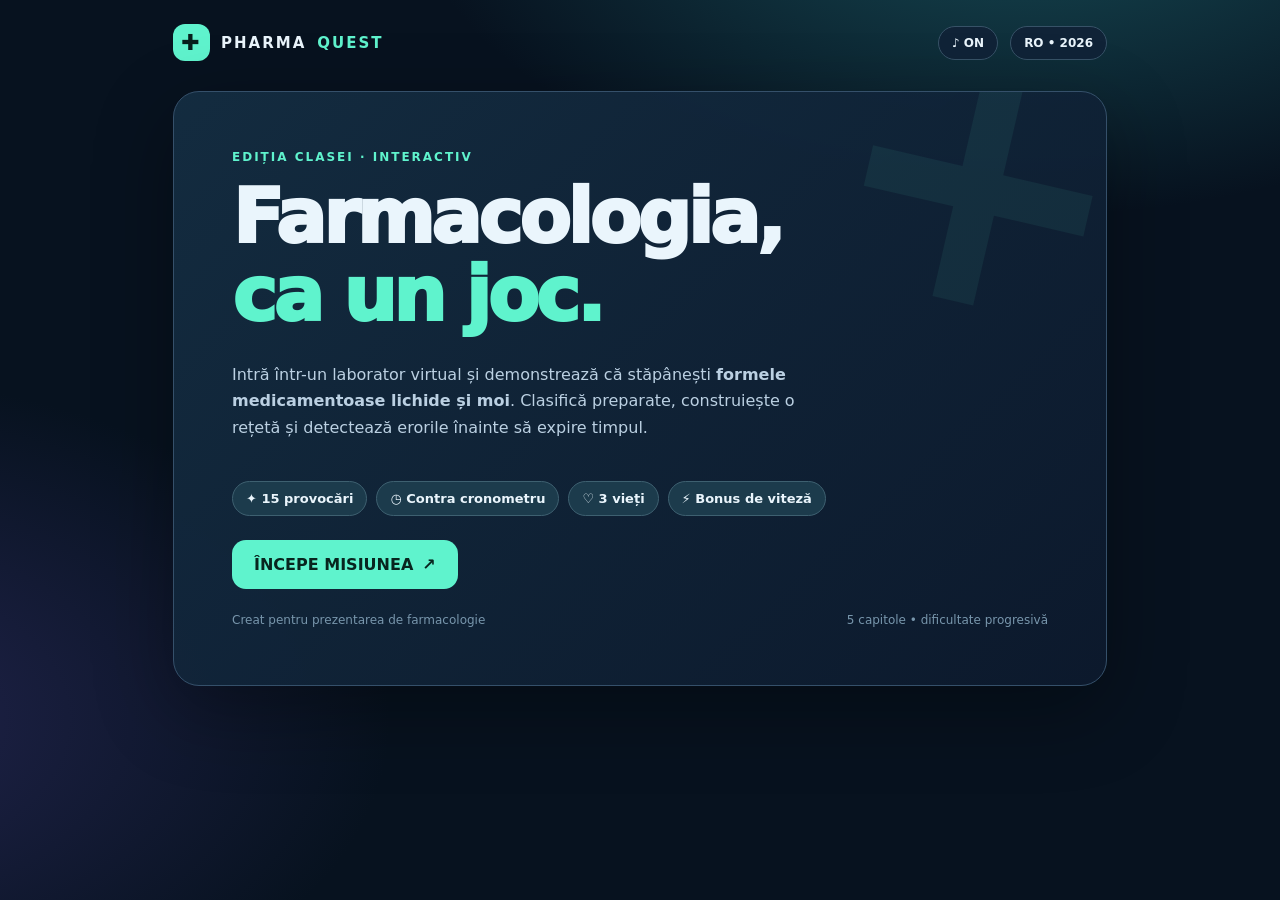
<file: pharma-quest/index.html>
<!doctype html><html lang="ro"><head><meta charset="utf-8"><meta name="viewport" content="width=device-width, initial-scale=1"><meta name="theme-color" content="#08131f"><title>PHARMA QUEST • Joc interactiv</title><style>
:root{font-family:Inter,ui-sans-serif,system-ui,-apple-system,Arial,sans-serif;color:#eaf5fc;background:#07121f;--a:#5ff3cd;--y:#ffdc7f;--pink:#ff86b7;--panel:#102338}*{box-sizing:border-box}body{margin:0;min-height:100vh;overflow-x:hidden;background:radial-gradient(ellipse 75% 60% at 80% -15%,#174e58 0%,transparent 65%),radial-gradient(ellipse 65% 55% at -15% 80%,#22244e 0%,transparent 70%),#07121f}button{font:inherit;cursor:pointer}button:focus-visible{outline:3px solid #ffdc7f;outline-offset:3px}.wrap{max-width:970px;margin:auto;padding:24px 18px 56px}.top{display:flex;align-items:center;justify-content:space-between;gap:12px;margin-bottom:30px}.brand{display:flex;align-items:center;gap:11px;font-size:15px;font-weight:900;letter-spacing:2px}.logo{width:37px;height:37px;display:grid;place-items:center;border-radius:12px;background:var(--a);color:#07201d;font-size:22px}.muted{color:#94acc3}.tag{font-size:12px;letter-spacing:2px;color:var(--a);font-weight:800}.stat{display:flex;align-items:center;gap:12px}.pill{padding:9px 13px;border:1px solid #375267;border-radius:30px;background:#102337;font-size:12px;font-weight:750}.panel{position:relative;overflow:hidden;border:1px solid #35506a;border-radius:26px;background:linear-gradient(137deg,#142e43e6,#0c192de9);box-shadow:0 25px 80px #0005}.hero{padding:clamp(26px,6vw,58px);min-height:460px;display:flex;flex-direction:column;justify-content:center}.hero:before{content:'+';position:absolute;color:#5ff3cd10;font-size:360px;font-weight:900;right:-26px;top:-122px;transform:rotate(13deg);pointer-events:none}h1{margin:14px 0 12px;font-weight:950;font-size:clamp(41px,8vw,75px);letter-spacing:-3.5px;line-height:1.04}h1 span{color:var(--a)}h2{font-size:clamp(24px,4.2vw,36px);line-height:1.17;letter-spacing:-1px;margin:15px 0 14px}.subtitle{max-width:580px;color:#bbd0e2;line-height:1.65;font-size:16px}.chips{display:flex;flex-wrap:wrap;gap:9px;margin:24px 0}.chip{background:#1c3b4c;border:1px solid #3e6070;border-radius:40px;padding:9px 13px;font-size:13px;font-weight:680}.button{display:inline-flex;align-items:center;justify-content:center;gap:9px;border:0;border-radius:14px;padding:15px 22px;background:var(--a);color:#08251f;font-weight:900;transition:transform .15s,filter .15s;min-height:49px}.button:hover{transform:translateY(-2px);filter:brightness(1.07)}.secondary{background:#254057;color:#eaf5fc;border:1px solid #466378}.ghost{border:1px solid #34556c;background:#142d42;color:#c5e5ec}.button:disabled{opacity:.4;cursor:not-allowed;transform:none}.foot{display:flex;align-items:center;justify-content:space-between;gap:10px;color:#7896ac;font-size:12px;margin-top:24px}.game{display:none}.head{display:flex;align-items:center;justify-content:space-between;gap:15px;flex-wrap:wrap;margin:0 0 18px}.progress{height:9px;background:#1c3447;border-radius:20px;overflow:hidden;margin-bottom:13px}.progress>div{height:100%;width:0;background:linear-gradient(90deg,var(--a),#89b8ff);transition:width .35s}.chapter{font-size:12px;letter-spacing:1.8px;color:var(--a);font-weight:900}.qbox{padding:clamp(22px,5vw,45px);min-height:450px}.qmeta{display:flex;justify-content:space-between;align-items:center;gap:8px;flex-wrap:wrap}.timer{font-variant-numeric:tabular-nums;display:flex;align-items:center;gap:7px;color:#fbe9a9;font-weight:900}.timebar{height:3px;background:#263e53;border-radius:6px;margin:12px 0 25px}.timebar>div{height:100%;background:var(--y);width:100%;transition:width .8s linear}.instruction{font-size:14px;color:#bdd3e0;line-height:1.5;margin:3px 0 21px}.options{display:grid;grid-template-columns:repeat(2,minmax(0,1fr));gap:12px}.opt{border:1px solid #39546a;border-radius:15px;background:#183147;color:#eaf4fb;min-height:68px;text-align:left;padding:17px 16px;display:flex;align-items:center;gap:12px;font-weight:680;line-height:1.4;transition:background .17s,border .17s,transform .17s}.opt:hover:not(:disabled){background:#26475b;transform:translateY(-2px);border-color:#5dcab5}.opt b{flex:none;border:1px solid #506778;color:#a7c6d5;width:27px;height:27px;border-radius:9px;display:grid;place-items:center;font-size:12px}.opt.good{background:#16483f;border-color:#56e5b7;color:#b5ffe5}.opt.bad{background:#512839;border-color:#ff91aa;color:#ffd8df}.opt:disabled{cursor:default}.control{display:flex;align-items:center;justify-content:space-between;gap:9px;margin-top:23px;flex-wrap:wrap}.feedback{border-radius:15px;padding:18px;margin-top:18px;border:1px solid #41657a;background:#132f43;display:none;line-height:1.55}.feedback strong{display:block;color:var(--a);margin-bottom:5px}.feedback.wrong strong{color:var(--pink)}.mini{padding:11px 14px;font-size:13px;border-radius:12px}.sortItem{text-align:center;padding:27px 12px;margin:14px 0 22px;border:1px solid #447381;background:linear-gradient(120deg,#1c4551,#1d2b49);border-radius:20px;font-weight:900;letter-spacing:.3px;font-size:clamp(26px,5vw,39px);animation:enter .3s}.sortbtns{display:grid;grid-template-columns:repeat(3,1fr);gap:10px}.sortbtns button{min-height:72px;border-radius:13px;background:#1a384d;color:#eefaff;border:1px solid #4b6b7b;font-weight:800}.sortbtns button:hover{background:#285766}.smallnote{text-align:center;color:#a6c0d1;font-size:13px;margin-top:13px}.order{display:grid;grid-template-columns:1fr 1fr;gap:10px}.order button{padding:15px 12px;border-radius:13px;border:1px solid #476778;background:#1b3448;color:#e9f5fe;text-align:left;font-weight:730;min-height:62px}.order button.done{background:#175246;border-color:#61e1c1;opacity:.76}.blink{animation:shake .28s}.nextrow{display:flex;align-items:center;justify-content:space-between;gap:8px;flex-wrap:wrap;margin-top:17px}.hidden{display:none!important}.result{text-align:center;padding:50px 28px}.medal{font-size:80px;line-height:1.4}.result h2{font-size:44px}.scorebig{color:var(--a);font-size:64px;font-weight:950;letter-spacing:-3px}.resultstats{display:flex;justify-content:center;flex-wrap:wrap;gap:12px;margin:26px 0}.resultstats>div{background:#1c384b;border-radius:14px;padding:18px;min-width:130px}.resultstats b{display:block;font-size:25px}.resultstats span{font-size:12px;color:#a1bccc}.notice{font-size:12px;color:#7794a9;text-align:center;line-height:1.5;margin:18px auto;max-width:500px}.toast{position:fixed;bottom:20px;left:50%;transform:translateX(-50%);padding:11px 18px;border-radius:14px;background:#d3ffed;color:#103f32;box-shadow:0 8px 30px #0006;font-weight:850;opacity:0;pointer-events:none;transition:opacity .2s}.toast.on{opacity:1}.confetti{position:fixed;pointer-events:none;z-index:20;left:0;right:0;top:0;bottom:0;overflow:hidden}.confetti i{position:absolute;width:9px;height:13px;background:var(--a);animation:fall 3.5s linear forwards}@keyframes fall{from{transform:translateY(-20px) rotate(0)}to{transform:translateY(110vh) rotate(790deg)}}@keyframes enter{from{opacity:0;transform:scale(.97)}to{opacity:1;transform:scale(1)}}@keyframes shake{0%,100%{transform:translateX(0)}25%{transform:translateX(-5px)}75%{transform:translateX(5px)}}@media(max-width:600px){.options,.order{grid-template-columns:1fr}.top{margin-bottom:16px}.wrap{padding:15px 12px 32px}.qbox{min-height:0}.pill{padding:7px 10px}.stat{gap:5px}.brand{letter-spacing:1px;font-size:12px}.sortbtns button{font-size:12px;padding:8px 3px}.hero{min-height:480px}.control{justify-content:space-between}}@media print{body{background:#fff;color:#000}.top,.head,.foot,.control,.progress,.hero,.qbox,.result .button,.result .notice{display:none!important}.panel{border:2px solid #777;background:#fff;box-shadow:none}.game{display:block!important}.result{display:block!important}.result *{color:#111!important}}
</style></head><body><div class="wrap"><header class="top"><div class="brand"><div class="logo">✚</div> PHARMA<span style="color:var(--a)">QUEST</span></div><div class="stat"><span class="pill" id="sound" role="button" tabindex="0" onclick="toggleSound()">♪ ON</span><span class="pill">RO • 2026</span></div></header><main><section class="panel hero" id="home"><div class="tag">EDIȚIA CLASEI · INTERACTIV</div><h1>Farmacologia,<br><span>ca un joc.</span></h1><p class="subtitle">Intră într-un laborator virtual și demonstrează că stăpânești <b>formele medicamentoase lichide și moi</b>. Clasifică preparate, construiește o rețetă și detectează erorile înainte să expire timpul.</p><div class="chips"><div class="chip">✦ 15 provocări</div><div class="chip">◷ Contra cronometru</div><div class="chip">♡ 3 vieți</div><div class="chip">⚡ Bonus de viteză</div></div><div><button class="button" onclick="start()">ÎNCEPE MISIUNEA <span>↗</span></button></div><div class="foot"><span>Creat pentru prezentarea de farmacologie</span><span>5 capitole • dificultate progresivă</span></div></section><section class="game" id="game"><div class="head"><div><div class="tag" id="chapter">CAPITOLUL 01</div><div style="font-weight:850;font-size:20px;margin-top:5px" id="chapterName">Fundamente</div></div><div class="stat"><span class="pill" id="hearts">♡♡♡</span><span class="pill" id="score">★ 0</span></div></div><div class="progress"><div id="bar"></div></div><div class="panel qbox"><div class="qmeta"><span class="chapter" id="counter">MISIUNEA 01 / 15</span><span class="timer">◷ <span id="clock">35</span> sec</span></div><div class="timebar"><div id="timebar"></div></div><h2 id="question"></h2><p class="instruction" id="instruction"></p><div id="area"></div><div class="feedback" id="feedback"><strong id="feedbackTitle"></strong><span id="feedbackText"></span></div><div class="control"><div style="display:flex;gap:8px"><button id="fifty" onclick="half()" class="button mini ghost">½ Elimină 2</button><button id="hint" onclick="hint()" class="button mini ghost">✧ Indiciu</button></div><button id="next" onclick="next()" class="button mini hidden">CONTINUĂ →</button></div></div><div class="foot"><span>Răspunde înainte să expire timpul.</span><span>Apasă 1–4 pentru răspunsuri</span></div></section><section class="game panel result hidden" id="result"><div class="tag">MISIUNE ÎNCHEIATĂ</div><div class="medal" id="medal">🏆</div><h2 id="rank">Maestru în farmacologie!</h2><p class="subtitle" style="margin:auto">Ai trecut prin laborator, prescripții și provocări de siguranță.</p><div class="scorebig" id="finalscore">0</div><div class="muted">PUNCTE TOTALE</div><div class="resultstats"><div><b id="correct">0/15</b><span>Misiuni rezolvate</span></div><div><b id="accuracy">0%</b><span>Precizie</span></div><div><b id="lives">0</b><span>Vieți rămase</span></div></div><div style="display:flex;gap:10px;justify-content:center;flex-wrap:wrap"><button class="button" onclick="start()">↻ JOACĂ DIN NOU</button><button class="button secondary" onclick="print()">▤ DIPLOMĂ PDF</button></div><p class="notice">Exercițiu didactic. Exemplele nu sunt prescripții medicale reale și nu înlocuiesc indicațiile profesioniștilor.</p></section></main></div><div class="toast" id="toast"></div><div class="confetti" id="confetti"></div><script>
const Q=[
{q:'Ce reprezintă o formă medicamentoasă?',a:['Modul în care este pregătit și prezentat un medicament','Doar numele comercial al unui medicament','Lista prețurilor din farmacie','Un tip de diagnostic'],ok:0,e:'Forma farmaceutică permite administrarea substanței active pe o anumită cale.',h:'Gândește-te la sirop, gel și comprimat.'},
{q:'Ce document indică tratamentul prescris de medic?',a:['Bonul fiscal','Rețeta medicală','Fișa de pontaj','Eticheta de preț'],ok:1,e:'Rețeta conține informațiile necesare eliberării și administrării medicamentelor.',h:'Farmacistul îl verifică înainte de eliberare.'},
{q:'În ce unitate se exprimă frecvent concentrația unei creme?',a:['Kilometri','Procente (%)','Minute','Grade Celsius'],ok:1,e:'Cremele pot avea concentrația exprimată în procente, de exemplu 1%.',h:'Privește eticheta unui unguent dermatologic.'},
{type:'sort',q:'Laborator de clasificare',desc:'Alege categoria corectă pentru fiecare preparat.',items:[['Sirop','L'],['Gel','M'],['Comprimat','S'],['Suspensie','L'],['Unguent','M'],['Capsulă','S']],e:'Siropurile și suspensiile sunt lichide; gelurile și unguentele sunt moi; comprimatele și capsulele sunt solide.',h:'L = lichid; M = moale; S = solid.'},
{q:'Ce este o suspensie medicamentoasă?',a:['Substanță complet dizolvată','Particule solide dispersate într-un lichid','Unguent foarte gras','Comprimat fără înveliș'],ok:1,e:'Suspensia conține particule solide dispersate; unele necesită agitare înainte de utilizare.',h:'Particulele pot forma un sediment.'},
{q:'Cum se formează o emulsie?',a:['Prin dizolvarea unui gaz','Din două lichide care nu se amestecă natural, stabilizate','Prin comprimarea pulberilor','Doar din apă pură'],ok:1,e:'Emulsiile sunt sisteme cu două faze lichide, cum ar fi apă și ulei.',h:'Gândește-te la două lichide nemiscibile.'},
{type:'order',q:'Construiește o rețetă clară',desc:'Apasă elementele în ordinea logică, de la primul la ultimul.',items:['Denumire + formă farmaceutică','Concentrație','Cantitate totală','Instrucțiuni de utilizare'],display:[2,0,3,1],e:'În exemplele didactice se identifică preparatul și concentrația, apoi cantitatea și instrucțiunile.',h:'Întâi ce medicament, apoi cât de concentrat, cât se eliberează și cum se folosește.'},
{q:'Ce indică prescurtarea „Rp.” într-o rețetă?',a:['Data expirării','Începutul prescripției','Reacția adversă','Prețul medicamentului'],ok:1,e:'Rp. vine din latinescul Recipe și marchează partea de prescriere.',h:'Apare înaintea denumirii medicamentului.'},
{q:'Ce semnifică „125 mg/5 mL” pe o suspensie orală?',a:['125 mg în fiecare 5 mL','125 mg în întregul flacon','5 mg în 125 de mL','Doza obligatorie pentru orice pacient'],ok:0,e:'Concentrația descrie cantitatea de substanță activă într-un volum dat; nu stabilește singură doza pacientului.',h:'Compară unitățile mg și mL.'},
{q:'Primești un flacon de suspensie. Ce verifici înainte de administrare?',a:['Doar culoarea capacului','Eticheta, prescripția și dacă necesită agitare','Numai prețul','Nimic, toate suspensiile sunt identice'],ok:1,e:'Respectarea instrucțiunilor și verificarea preparatului ajută la administrarea corectă.',h:'Unele particule se depun.'},
{q:'Pe o rețetă scrie doar „cremă, 30 g”. Care este problema?',a:['Cantitatea e mereu prea mică','Lipsesc denumirea exactă, concentrația și instrucțiunile','Trebuia să fie un sirop','Nu există nicio problemă'],ok:1,e:'O prescripție trebuie să identifice corect preparatul și modul său de utilizare.',h:'Poate farmacistul identifica exact produsul?'},
{q:'Ai o soluție etichetată „uz extern”. Ce faci?',a:['O administrezi pe cale orală','O folosești numai pe calea indicată','O amesteci cu sirop','O injectezi'],ok:1,e:'Calea de administrare trebuie respectată. Soluțiile pentru uz extern nu se administrează oral sau injectabil.',h:'Eticheta specifică unde poate fi aplicată.'},
{q:'Care dispozitiv este potrivit pentru măsurarea unei doze de sirop?',a:['O lingură obișnuită din bucătărie','O seringă orală gradată','Un pahar fără gradații','Un capac oarecare'],ok:1,e:'Seringile orale gradate permit măsurarea mai precisă a volumului prescris.',h:'Alege instrumentul cu gradații în mL.'},
{q:'Ce caracterizează o pastă medicamentoasă?',a:['Este întotdeauna transparentă','Are o consistență densă și conține pulberi','Este exclusiv injectabilă','Este un gaz medicamentos'],ok:1,e:'Pastele sunt preparate semisolide dense, adesea folosite pentru protejarea pielii.',h:'Este mai densă decât o cremă obișnuită.'},
{q:'MISIUNEA FINALĂ: Cum recunoști o prescripție sigură?',a:['Scris ilizibil și doar denumirea','Denumire, formă, concentrație, cantitate și instrucțiuni clare','Fără doză, dar cu semnătură','Doar culoarea ambalajului'],ok:1,e:'O prescripție completă și clară reduce riscul de interpretare și administrare greșită.',h:'Trebuie să fie identificabil medicamentul și modul de folosire.'}
];const CH=['FUNDAMENTE','LABORATOR','REȚETA MEDICALĂ','SIGURANȚA PACIENTULUI','EXAMENUL FINAL'];let i=0,points=0,hearts=3,solved=0,tries=0,seconds=35,timer=0,locked=false,removed=0,hints=0,sortIndex=0,sortGood=0,orderStep=0,soundOn=true;
const $=x=>document.getElementById(x);function beep(ok){if(!soundOn)return;try{let A=window.AudioContext||window.webkitAudioContext,c=new A(),o=c.createOscillator(),g=c.createGain();o.connect(g);g.connect(c.destination);o.type='sine';o.frequency.value=ok?660:230;g.gain.setValueAtTime(.08,c.currentTime);g.gain.exponentialRampToValueAtTime(.001,c.currentTime+.16);o.start();o.stop(c.currentTime+.17)}catch(e){}}function toggleSound(){soundOn=!soundOn;$('sound').textContent=soundOn?'♪ ON':'♪ OFF'}function toast(s){$('toast').textContent=s;$('toast').classList.add('on');setTimeout(()=>$('toast').classList.remove('on'),1400)}function heartsUI(){$('hearts').textContent='♥'.repeat(hearts)+'♡'.repeat(3-hearts)}function lose(){hearts=Math.max(0,hearts-1);heartsUI();beep(false)}function start(){clearInterval(timer);i=0;points=0;hearts=3;solved=0;tries=0;removed=0;hints=0;$('home').classList.add('hidden');$('result').classList.add('hidden');$('game').style.display='block';$('game').classList.remove('hidden');render()}function render(){clearInterval(timer);locked=false;sortIndex=0;sortGood=0;orderStep=0;let q=Q[i];$('feedback').style.display='none';$('feedback').className='feedback';$('next').classList.add('hidden');$('chapter').textContent='CAPITOLUL '+String(Math.floor(i/3)+1).padStart(2,'0');$('chapterName').textContent=CH[Math.floor(i/3)];$('counter').textContent='MISIUNEA '+String(i+1).padStart(2,'0')+' / 15';$('bar').style.width=(i/Q.length*100)+'%';$('score').textContent='★ '+points;heartsUI();$('question').textContent=q.q;$('instruction').textContent=q.desc||(i>11?'Provocarea finală: alege răspunsul corect.':'Alege varianta corectă.');$('fifty').disabled=(q.type==='sort'||q.type==='order'||removed>=2);$('hint').disabled=hints>=3;if(q.type==='sort')showSort();else if(q.type==='order')showOrder();else showOptions();seconds=q.type?60:(i>=12?23:35);$('clock').textContent=seconds;$('timebar').style.width='100%';timer=setInterval(()=>{seconds--;$('clock').textContent=seconds;$('timebar').style.width=(seconds/(q.type?60:(i>=12?23:35))*100)+'%';if(seconds<=0){clearInterval(timer);lose();complete(false,'Timpul a expirat! '+q.e)}},1000)}function showOptions(){let q=Q[i];$('area').innerHTML='<div class="options">'+q.a.map((a,n)=>'<button class="opt" data-i="'+n+'" onclick="answer('+n+')"><b>'+(n+1)+'</b><span>'+a+'</span></button>').join('')+'</div>'}function answer(n){if(locked)return;let q=Q[i],good=n===q.ok;document.querySelectorAll('.opt').forEach(b=>{b.disabled=true;if(+b.dataset.i===q.ok)b.classList.add('good');else if(+b.dataset.i===n)b.classList.add('bad')});if(!good)lose();complete(good,q.e)}function showSort(){let q=Q[i],item=q.items[sortIndex];$('area').innerHTML='<div class="smallnote">PREPARAT '+(sortIndex+1)+' DIN '+q.items.length+'</div><div class="sortItem">'+item[0]+'</div><div class="sortbtns"><button onclick="sort(\'L\')">◉ LICHIDĂ</button><button onclick="sort(\'M\')">▧ MOALE</button><button onclick="sort(\'S\')">▦ SOLIDĂ</button></div><div class="smallnote">Clasifică toate cele șase preparate.</div>'}function sort(v){if(locked)return;let q=Q[i];if(v===q.items[sortIndex][1]){sortGood++;beep(true);toast('✓ Corect!')}else{lose();toast('× Categoria nu este corectă')}sortIndex++;if(sortIndex>=q.items.length)complete(sortGood>=4,q.e+' Clasificate corect: '+sortGood+'/6.');else showSort()}function showOrder(){let q=Q[i];$('area').innerHTML='<div class="order">'+q.display.map(n=>'<button data-step="'+n+'" onclick="order('+n+')">'+q.items[n]+'</button>').join('')+'</div><div class="smallnote" id="stepnote">PASUL 1 / 4 — Alege primul element.</div>'}function order(n){if(locked)return;if(n!==orderStep){lose();toast('× Mai încearcă!');return}let b=document.querySelector('[data-step="'+n+'"]');b.classList.add('done');b.disabled=true;orderStep++;beep(true);if(orderStep>=4)complete(true,Q[i].e);else $('stepnote').textContent='PASUL '+(orderStep+1)+' / 4 — Alege următorul element.'}function half(){if(locked||removed>=2||Q[i].type)return;removed++;$('fifty').disabled=true;points=Math.max(0,points-25);let others=[...document.querySelectorAll('.opt')].filter(b=>+b.dataset.i!==Q[i].ok);others.slice(0,2).forEach(b=>{b.disabled=true;b.style.opacity='.2'});$('score').textContent='★ '+points;toast('Două variante eliminate · −25p')}function hint(){if(locked||hints>=3)return;hints++;points=Math.max(0,points-15);$('score').textContent='★ '+points;$('hint').disabled=hints>=3;toast('INDICIU: '+Q[i].h)}function complete(good,msg){if(locked)return;locked=true;clearInterval(timer);if(good){solved++;points+=100+seconds*2;beep(true)}$('score').textContent='★ '+points;let f=$('feedback');f.style.display='block';f.className='feedback'+(good?'':' wrong');$('feedbackTitle').textContent=good?'✓ MISIUNE REUȘITĂ  ·  +'+(100+seconds*2)+' puncte':'✕ PROVOCARE RATATĂ';$('feedbackText').textContent=msg;$('next').classList.remove('hidden');$('fifty').disabled=true;$('hint').disabled=true}function next(){if(!locked)return;i++;if(i===Q.length){finish();return}render()}function finish(){clearInterval(timer);$('bar').style.width='100%';$('game').style.display='none';$('result').classList.remove('hidden');let percentage=Math.round(solved/Q.length*100);$('finalscore').textContent=points;$('correct').textContent=solved+'/15';$('accuracy').textContent=percentage+'%';$('lives').textContent=hearts;let rank=percentage>=85?'MAESTRU FARMACOLOG':percentage>=60?'SPECIALIST ÎN FORMARE':'EXPLORATOR AL LABORATORULUI';$('rank').textContent=rank;$('medal').textContent=percentage>=85?'🏆':percentage>=60?'🥇':'🔬';if(percentage>=60)confetti()}function confetti(){let box=$('confetti');box.innerHTML='';for(let k=0;k<65;k++){let p=document.createElement('i');p.style.left=Math.random()*100+'%';p.style.top=-Math.random()*250+'px';p.style.background=['#5ff3cd','#ffdc7f','#ff86b7','#89b8ff'][k%4];p.style.animationDelay=Math.random()*1.2+'s';p.style.transform='rotate('+Math.random()*180+'deg)';box.appendChild(p)}setTimeout(()=>box.innerHTML='',4900)}document.addEventListener('keydown',e=>{if(e.key==='Enter'&&!$('next').classList.contains('hidden')){next();return}if(!locked&&i<Q.length&&!Q[i].type&&/^[1-4]$/.test(e.key)&&$('game').style.display!=='none'){let b=document.querySelector('.opt[data-i="'+(+e.key-1)+'"]');if(b&&!b.disabled)answer(+e.key-1)}});
</script></body></html>
</file>
